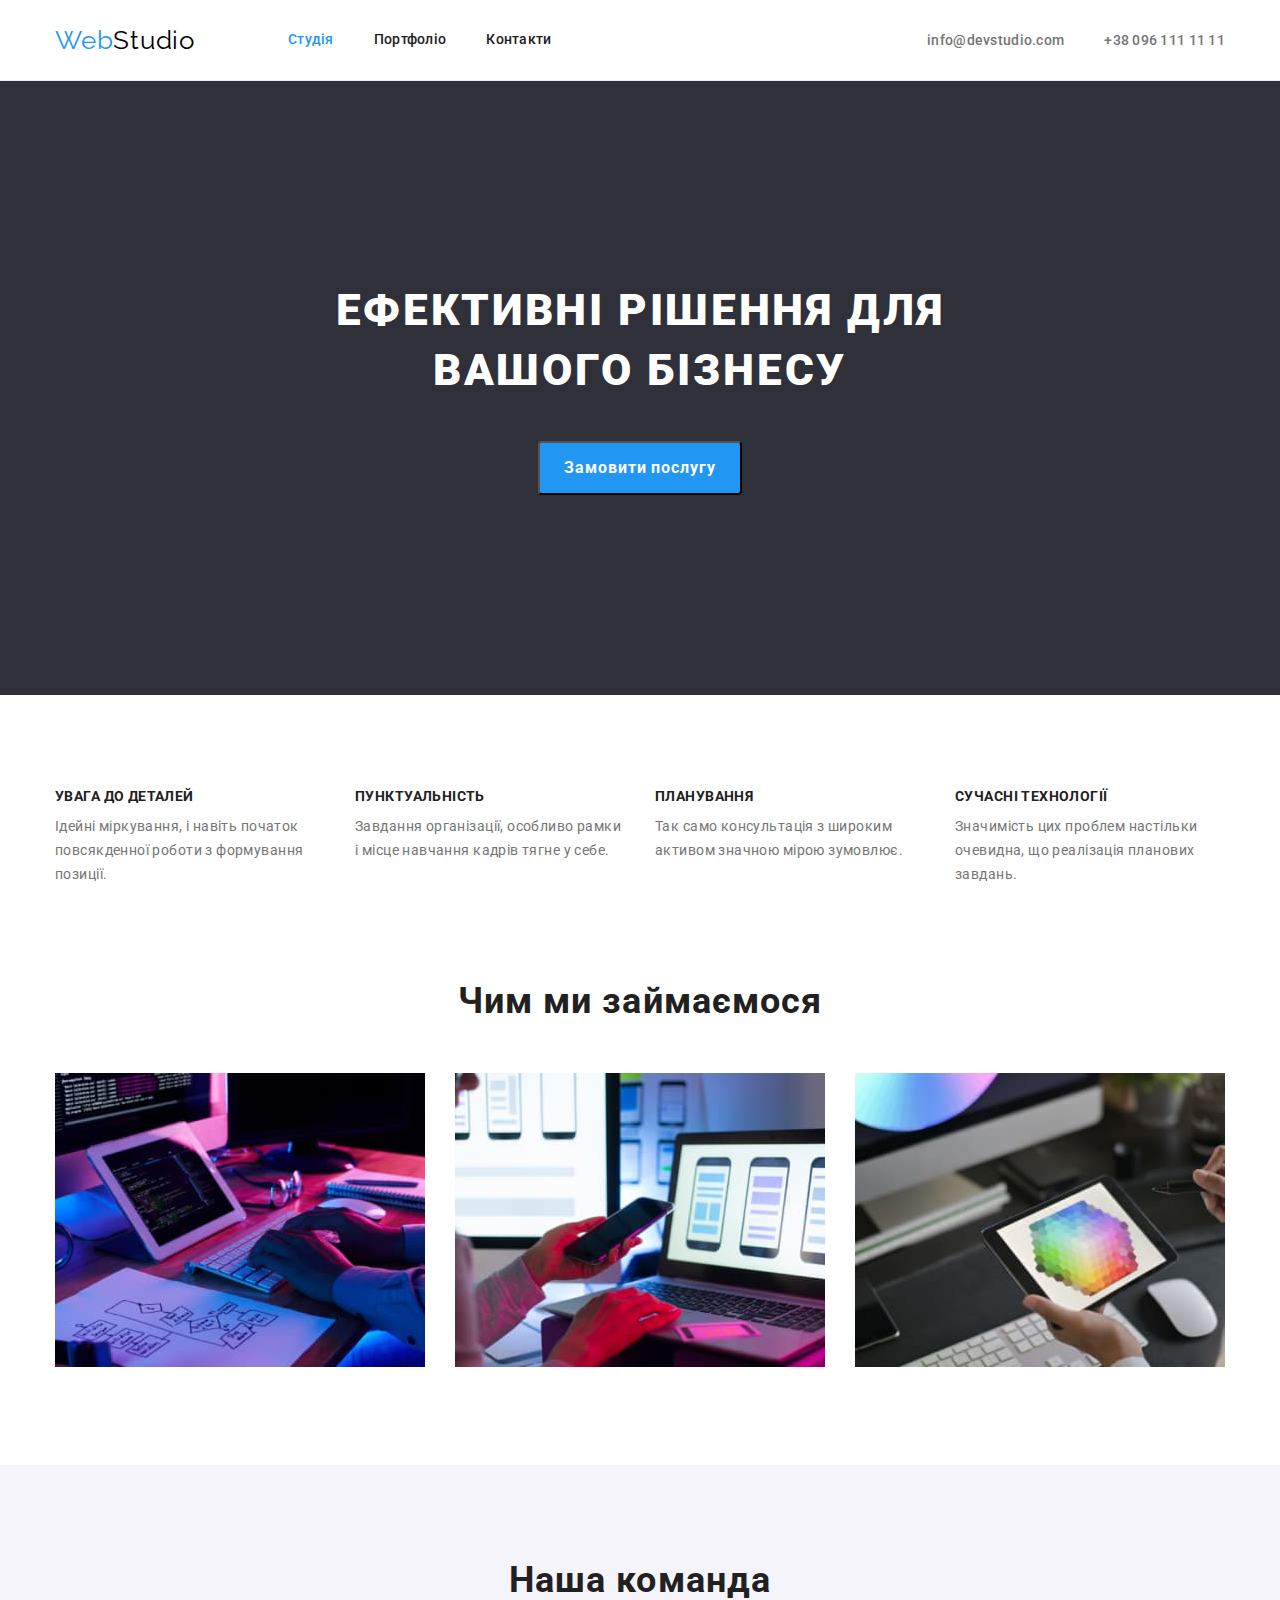
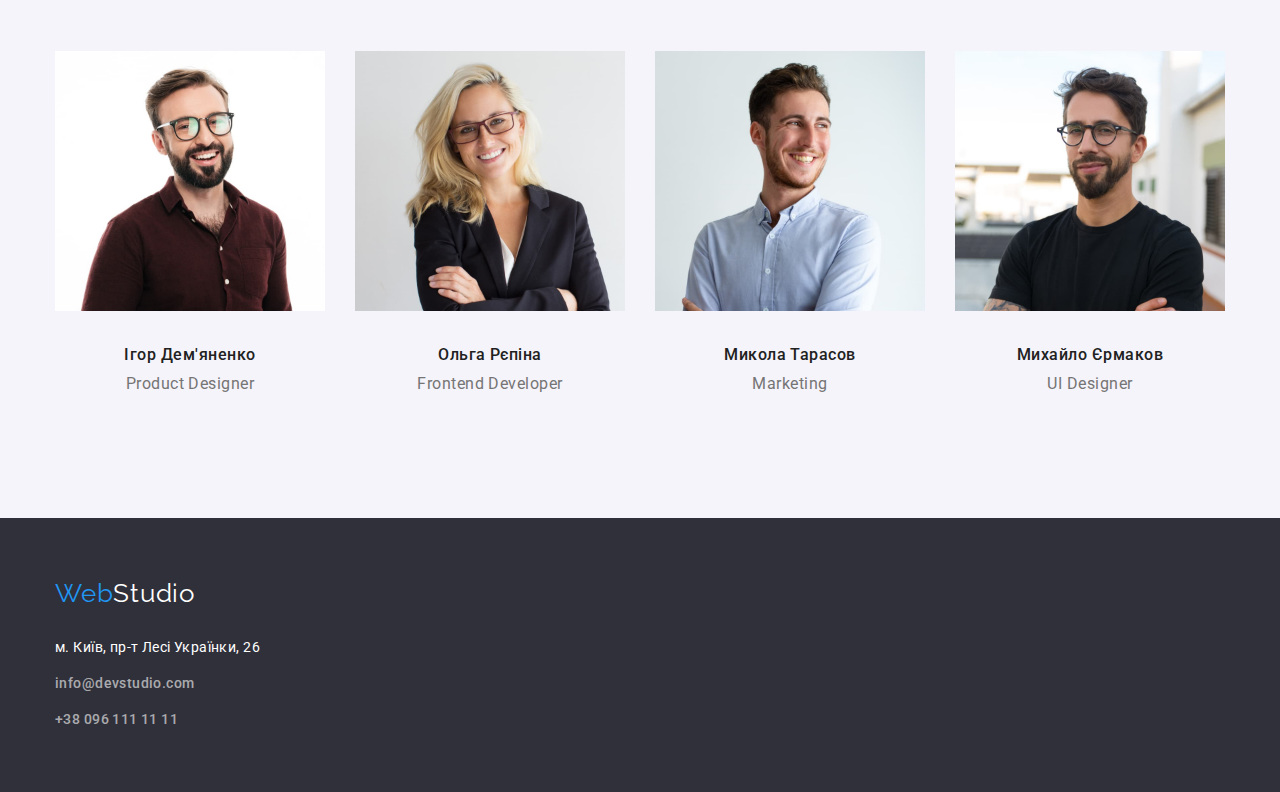
<file: index.html>
<!DOCTYPE html>
<html lang="uk">
<head>
    <meta charset="UTF-8">
    <meta http-equiv="X-UA-Compatible" content="IE=edge">
    <meta name="viewport" content="width=device-width, initial-scale=1.0">
    <title>Document</title>
    <link rel="preconnect" href="https://fonts.googleapis.com">
    <link rel="preconnect" href="https://fonts.gstatic.com" crossorigin>
    <link rel="preconnect" href="https://fonts.googleapis.com">
    <link rel="preconnect" href="https://fonts.gstatic.com" crossorigin>
    <link href="https://fonts.googleapis.com/css2?family=Raleway:wght@700&family=Roboto:wght@400;500;700;900&display=swap"
        rel="stylesheet">
        <link rel="stylesheet" 
        href="https://cdnjs.cloudflare.com/ajax/libs/modern-normalize/1.1.0/modern-normalize.min.css">
    <link rel="stylesheet" href="./css/styles.css" />
</head>
    <body>

    <!--header-->
    <header class="header">
        <div class=" container nav-container">
            <nav class="nav">
                    <a class="nav-logo" href="index.html">
                        <span class="accent">Web</span><span class="nav-logo-black">Studio</span>
                    </a>
                    <ul class="nav-list list-style">
                        <li class="item"><a class="nav-list-link nav-list-active" href="./index.html">Студія</a></li>
                        <li class="item"><a class="nav-list-link" href="./portfolio.html">Портфоліо</a></li>
                        <li class="item"><a class="nav-list-link" href="">Контакти</a></li>
                    </ul>
            </nav>


            
            <ul class="list-style header-list">
            <li class="item">
                <a class="nav-adress" href="mailto:info@devstudio.com">info@devstudio.com</a>
            </li>
            <li class="item">
                <a class="nav-adress" href="tel:+380961111111">+38 096 111 11 11</a>
            </li>
            </ul>
        </div>
    </header>

    <!--main-->
    <main>

        <!--section 1-->
            <section class="section-hero">
                <div class="container">
                    <h1 class="hero">Ефективні рішення для вашого бізнесу</h1>
                    <button class="button" type="button">
                    Замовити послугу
                    </button>
                </div>
            </section>
        <!--section 2-->
        <section class="section-features">
            <div class="container container-null">
                <h2></h2>
                <ul class="list-style feature-list">
                    <li class="feature-list-item">
                        <h3 class="title title-head">УВАГА ДО ДЕТАЛЕЙ</h3>
                        <p class="title-paragraph">Ідейні міркування, і навіть початок повсякденної роботи з формування позиції.</p>
                    </li>
                    <li class="feature-list-item">
                        <h3 class="title title-head">ПУНКТУАЛЬНІСТЬ</h3>
                        <p class="title-paragraph">Завдання організації, особливо рамки і місце навчання кадрів тягне у себе.</p>
                    </li>
                    <li class="feature-list-item">
                        <h3 class="title title-head">ПЛАНУВАННЯ</h3>
                        <p class="title-paragraph">Так само консультація з широким активом значною мірою зумовлює.</p>
                    </li>
                    <li class="feature-list-item">
                        <h3 class="title title-head">СУЧАСНІ ТЕХНОЛОГІЇ</h3>
                        <p class="title-paragraph">Значимість цих проблем настільки очевидна, що реалізація планових завдань.</p>
                    </li>
                </ul>
            </div>
        </section>

        <!--setion3-->
        <section class="what-we-do-section">
            <div class="container">
                <h2 class="title title-info">Чим ми займаємося</h2>
                <ul class="list-style what-we-do-container">
                    <li class="what-we-do-item">
                        <img src="./images/what-we-do1.jpg" alt="людина друкує на ноутбуці" width="370">
                    </li>
                    <li class="what-we-do-item">
                        <img src="./images/what-we-do2.jpg" alt="людиина дивиться у телефон" width="370">
                    </li>
                    <li class="what-we-do-item">
                        <img src="./images/what-we-do3.jpg" alt="людина вибирає градієнт" width="370">
                    </li>
                </ul>
            </div>
        </section>

        <!--section 4-->
        <section class="list about-us-container">
            <div class="container ">
                <h2 class="title title-info">Наша команда</h2>
                <ul class="list-style about-us">
                    <li class="about-us-item">
                        <img class="photo-worker" src="./images/product-designer.jpg" alt="продакт-дизайнер" width="270">
                        <div class="title-info-item">
                        <p class="title title-names">Ігор Дем'яненко</p>
                        <p class="title-position">Product Designer</p>
                        </div>
                    </li>
                    <li class="about-us-item">
                        <img class="photo-worker" src="./images/frontend-developer.jpg" alt="фронтенд розробник" width="270">
                        <div class="title-info-item">
                        <p class="title title-names">Ольга Рєпіна</p>
                        <p class="title-position">Frontend Developer</p>
                        </div>
                    </li>
                    <li class="about-us-item">
                        <img class="photo-worker" src="./images/marketing.jpg" alt="маркетолог" width="270">
                        <div class="title-info-item">
                        <p class="title title-names">Микола Тарасов</p>
                        <p class="title-position">Marketing</p>
                        </div>
                    </li>
                    <li class="about-us-item">
                        <img class="photo-worker" src="./images/ui-designer.jpg" alt="ЮІ-дизайнер" width="270">
                        <div class="title-info-item">
                        <p class="title title-names">Михайло Єрмаков</p>
                        <p class="title-position">UI Designer</p>
                        </div>
                    </li>
                </ul>
            </div>
        </section>
    </main>         

    <!--Footer-->
    <footer class="footer">
        <div class="footer-container">
            <a class="nav-logo footer-logo" href="">
                <span class="accent">Web</span><span class="logo-white">Studio</span>
            </a>
            <address>                    
                <p class="adress">м. Київ, пр-т Лесі Українки, 26</p>
                <a class="nav-adress footer-text-color" href="mailto:info@devstudio.com">info@devstudio.com</a>
                <a class="nav-adress footer-text-color" href="tel:+380961111111">+38 096 111 11 11</a>
            </address>
        </div>
    </footer>
    </body>
</html>
</file>
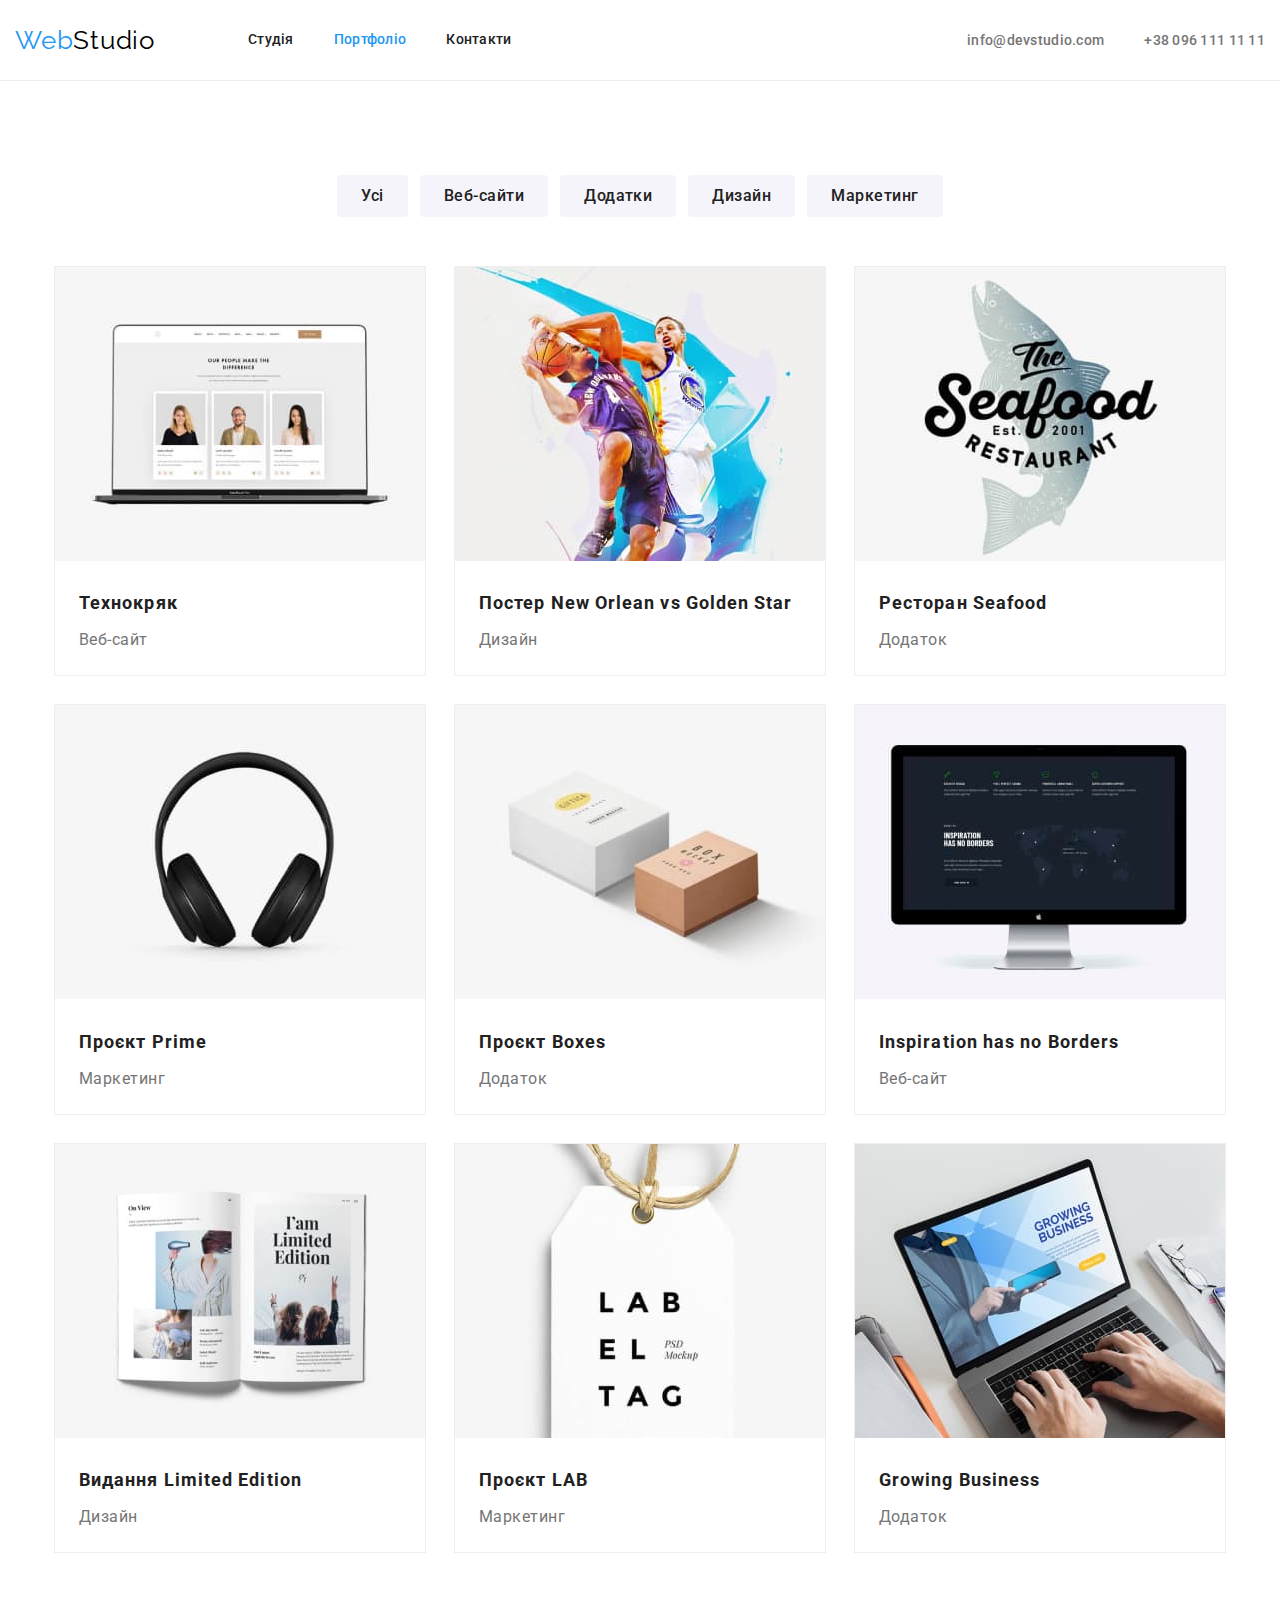
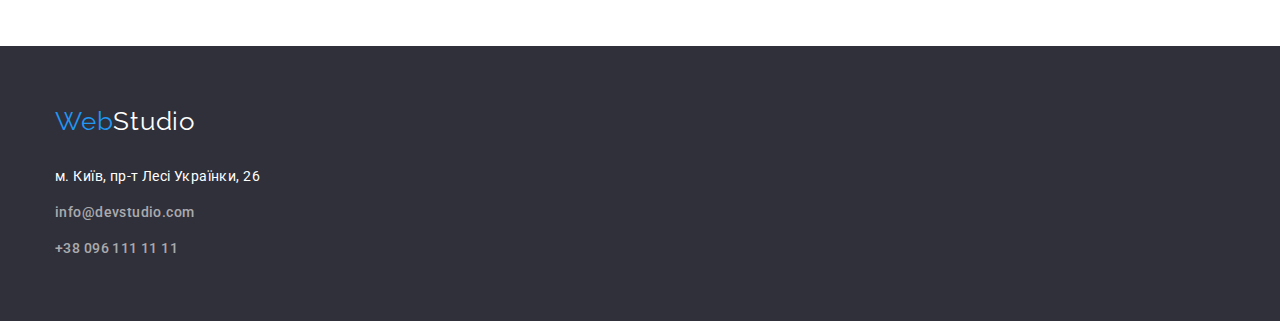
<file: portfolio.html>
<!DOCTYPE html>
<html lang="uk">

<head>
    <meta charset="UTF-8">
    <meta http-equiv="X-UA-Compatible" content="IE=edge">
    <meta name="viewport" content="width=device-width, initial-scale=1.0">
    <title>Document</title>
    <link rel="preconnect" href="https://fonts.googleapis.com">
    <link rel="preconnect" href="https://fonts.gstatic.com" crossorigin>
    <link rel="preconnect" href="https://fonts.googleapis.com">
    <link rel="preconnect" href="https://fonts.gstatic.com" crossorigin>
    <link
        href="https://fonts.googleapis.com/css2?family=Raleway:wght@700&family=Roboto:wght@400;500;700;900&display=swap"
        rel="stylesheet">
    <link rel="stylesheet"
        href="https://cdnjs.cloudflare.com/ajax/libs/modern-normalize/1.1.0/modern-normalize.min.css">
    <link rel="stylesheet" href="./css/styles.css" />
</head>

<body>

    <!--header-->
    <header class="header">
        <div class="nav-container">
            <nav class="nav">
                <a class="nav-logo" href="index.html">
                    <span class="accent">Web</span><span class="nav-logo-black">Studio</span>
                </a>
                <ul class="nav-list list-style">
                    <li class="item"><a class="nav-list-link" href="./index.html">Студія</a></li>
                    <li class="item"><a class="nav-list-link nav-list-active" href="./portfolio.html">Портфоліо</a></li>
                    <li class="item"><a class="nav-list-link" href="">Контакти</a></li>
                </ul>
            </nav>
            <ul class="list-style header-list">
                <li class="item">
                    <a class="nav-adress" href="mailto:info@devstudio.com">info@devstudio.com</a>
                </li>
                <li class="item">
                    <a class="nav-adress" href="tel:+380961111111">+38 096 111 11 11</a>
                </li>
            </ul>
        </div>
    </header>

    <main>
        <section class="portfolio-section">
        <h1></h1>
        <ul class="list-style list-style-portfolio">
            <li class="portfolio-button">
                <button type="button" class="button-filter">Усі</button>
            </li>
            <li class="portfolio-button">
                <button type="button" class="button-filter">Веб-сайти</button>
            </li>
            <li class="portfolio-button">
                <button type="button" class="button-filter">Додатки</button>
            </li>
            <li class="portfolio-button">
                <button type="button" class="button-filter">Дизайн</button>
            </li>
            <li class="portfolio-button">
                <button type="button" class="button-filter">Маркетинг</button>
            </li>
        </ul>
        
        <ul class="list-style list-examples">
            <div class="container example-list">
            <li class="example-element">
                <img class="portfolio-image" src="./images/techno-crack.jpg" alt="Люди на моніторі ноутбука" width="370">
                <div class="portfolio-description">
                    <h2 class="title title-example">Технокряк</h2>
                    <p class="title-portfolio">Веб-сайт </p>
                </div>
            </li>
            <li class="example-element">
                <img class="portfolio-image" src="./images/poster.jpg" alt="Двоє людей грають у баскетбол" width="370">
                <div class="portfolio-description">
                <h2 class="title title-example">Постер New Orlean vs Golden Star</h2>
                <p class="title-portfolio">Дизайн</p>
                </div>
            </li>
            <li class="example-element">
                <img class="portfolio-image" src="./images/seafood.jpg" alt="Малюнок риби з підписом" width="370">
                <div class="portfolio-description">
                <h2 class="title title-example">Ресторан Seafood</h2>
                <p class="title-portfolio">Додаток</p>
                </div>
            </li>
            <li class="example-element">
                <img class="portfolio-image" src="./images/prime.jpg" alt="Навушники" width="370">
                <div class="portfolio-description">
                <h2 class="title title-example">Проєкт Prime</h2>
                <p class="title-portfolio">Маркетинг</p>
                </div>
            </li>
            <li class="example-element">
                <img class="portfolio-image" src="./images/boxes.jpg" alt="Дві коробки" width="370">
                <div class="portfolio-description">
                <h2 class="title title-example">Проєкт Boxes</h2>
                <p class="title-portfolio">Додаток</p>
                </div>
            </li>
            <li class="example-element">
                <img class="portfolio-image" src="./images/borders.jpg" alt="Монітор" width="370">
                <div class="portfolio-description">
                <h2 class="title title-example">Inspiration has no Borders</h2>
                <p class="title-portfolio">Веб-сайт</p>
                </div>
            </li>
            <li class="example-element">
                <img class="portfolio-image" src="./images/limited-edition.jpg" alt="Журнал" width="370">
                <div class="portfolio-description">
                <h2 class="title title-example">Видання Limited Edition</h2>
                <p class="title-portfolio">Дизайн</p>
                </div>
            </li>
            <li class="example-element">
                <img class="portfolio-image" src="./images/lab.jpg" alt="Лейба" width="370">
                <div class="portfolio-description">
                <h2 class="title title-example">Проєкт LAB</h2>
                <p class="title-portfolio">Маркетинг</p>
                </div>
            </li>
            <li class="example-element">
                <img class="portfolio-image" src="./images/growing-business.jpg" alt="Людина друкує текст на ноутбуці" width="370">
                <div class="portfolio-description">
                <h2 class="title title-example">Growing Business</h2>
                <p class="title-portfolio">Додаток</p>
                </div>
            </li>
            </div>
        </ul>
        
        </section>
    </main>

    <!--Footer-->
    <footer class="footer">
        <div class="footer-container">
            <a class="nav-logo footer-logo" href="">
                <span class="accent">Web</span><span class="logo-white">Studio</span>
            </a>
            <address>
                <p class="adress">м. Київ, пр-т Лесі Українки, 26</p>
                <a class="nav-adress footer-text-color" href="mailto:info@devstudio.com">info@devstudio.com</a>
                <a class="nav-adress footer-text-color" href="tel:+380961111111">+38 096 111 11 11</a>
            </address>
        </div>
    </footer>
    </body>
    
    </html>
</file>
<file: css/styles.css>
:root{
    --primary-text-color: #757575;
    --title-text-color: #212121;
    --white-text-color: #ffffff;
    --footer-text-color: rgba(255, 255, 255, 0.6);
    --accent-text-color: #2196F3;
    --secondary-background-color: #F5F4FA;
}

body{
    color: var(--primary-text-color);

    font-family: Roboto, sans-serif;
}


/* nav */
.nav-container{
    justify-content: space-between;
    align-items: center;
    display: flex;
}
.list-style {
    list-style-type: none;
    margin: 0px;
    padding: 0px;
} 

.header{

    padding-left: 15px;
    padding-right: 15px;
    margin-left: auto;
    margin-right: auto;
    border-bottom: 1px solid #ECECEC;
}
.accent{
    color: var(--accent-text-color);

    font-family: Raleway, sans-serif;
    font-size: 26px;
    line-height: 1.19;
    letter-spacing: 0.03em;
}
.nav{
    display: flex;
}
.nav-logo{
    margin-right: 93px;
    display: flex;
    align-items: center;
    text-decoration: none;
}
.nav-logo-black{
    color: #000000;

    font-family: Raleway, sans-serif;
    font-size: 26px;
    line-height: 1.19;
    letter-spacing: 0.03em;
}
.nav-list{
    display: flex;
    color: var(--title-text-color);

    font-family: Roboto, sans-serif;
    font-weight: 500;
    font-size: 14px;
    line-height: 1.14;
    letter-spacing: 0.02em;
}
.nav-list-link:hover,
.nav-list-link:focus{
    color: var(--accent-text-color);
}
.nav-list-link {
    display: block;
    padding-top: 32px;
    padding-bottom: 32px;

    text-decoration: none;
    color: inherit;
}
.nav-list > .item + .item{
    margin-left: 50px;
}
.list-style .item + .item{
    margin-left: 40px;
}


.nav-list-active{
    color: var(--accent-text-color);
}

.nav-adress{
    color: var(--primary-text-color);

    font-weight: 500;
    font-size: 14px;
    line-height: 1.14;
    letter-spacing: 0.02em;
    text-decoration: none;
}
.nav-adress:hover, .nav-adress:focus{
    color: var(--accent-text-color);
}

.header-list{
    display: flex;
}
/* section 1, 2, 3 */
.feature-list{
    display: flex;
    flex-wrap: wrap;
}
.feature-list-item{
    width: 270px;
    text-align: start;
}
.feature-list-item + .feature-list-item{
    margin-left: 30px;

}

.list {
    padding-bottom: 94px;
    background-color: var(--secondary-background-color);
}
p,
h1,
h2,
h3,
h4{
    margin: 0 auto;
}

.section-features{
    padding-top: 94px;
    padding-bottom: 94px;
}

.container{
    width: 1200px;
    padding-left: 15px;
    padding-right: 15px;
    margin: 0 auto;
    text-align: center;

}
.container-null{
    padding-bottom: 0;
}
.about-us-container{
    padding-top: 94px;
}
.section-hero{
    padding-top: 200px;
    padding-bottom: 200px;
        background-color: #2F303A;
}
.hero{
    color: var(--white-text-color);
        width: 696px;
        margin: 0 auto;
        font-weight: 900;
        font-size: 44px;
        line-height: 1.36;
        letter-spacing: 0.06em;
        text-transform: uppercase;
        margin-bottom: 40px;
}
.button{
    color: var(--white-text-color);
    background-color: var(--accent-text-color);
    margin: 0 auto;
    border-radius: 4px;
    padding: 10px 24px;
    min-width: 200px;

    font-family: Roboto, sans-serif;
    font-weight: 700;
    font-size: 16px;
    line-height: 1.88;
    display: flex;
    align-items: center;
    text-align: center;
    letter-spacing: 0.06em;
    cursor: pointer;
}
.title{
    color: var(--title-text-color);
}
.title-head {
    margin-top: 0;
    margin-bottom: 10px;
    font-size: 14px;
    line-height: 1.14;
    letter-spacing: 0.03em;
    text-transform: uppercase;
}
.title-paragraph {
    font-size: 14px;
    line-height: 1.71;
    letter-spacing: 0.03em;
}
.title-info {
    padding-top: 0;
    font-size: 36px;
    line-height: 1.17;
    text-align: center;
    letter-spacing: 0.03em;
    margin-bottom: 50px;
}
.title-names {
    margin-bottom: 10px;
    font-weight: 500;
    font-size: 16px;
    line-height: 1.19;
    text-align: center;
    letter-spacing: 0.03em;
}

.title-position {
    font-size: 16px;
    line-height: 1.19;
    text-align: center;
    letter-spacing: 0.03em;
}
.photo-worker{
}
.what-we-do-container{
    display: flex;
}
.what-we-do-item + .what-we-do-item{
    margin-left: 30px;
}
.what-we-do-section{
    padding-bottom: 94px;
}
.about-us{
    display: flex;
}
.about-us-item + .about-us-item{
    margin-left: 30px;
}
.title-info-item{
    padding-top: 30px;
    padding-bottom: 30px;
}

/* footer */
.footer{
    padding-top: 60px;
    padding-bottom: 60px;
    background-color: #2F303A;
}
.footer-logo{
    display: inline-block;
    margin-bottom: 28px;
}
.adress{
    margin-bottom: 12px;
    color: var(--white-text-color);
    font-style: normal;

    font-size: 14px;
    line-height: 1.71;    
    letter-spacing: 0.03em;
}
.footer-text-color{
    display: block;
    color: var(--footer-text-color);

    margin-bottom: 12px;
    font-size: 14px;
    font-style: normal;
    line-height: 1.71;    
    letter-spacing: 0.03em;
    text-decoration: none;
}
.footer-text-color + .footer-text-color{
    margin-bottom: 0;
}
.logo-white{
    color: var(--white-text-color);
    font-family: Raleway, sans-serif;
    font-size: 26px;
    line-height: 1.19;
    letter-spacing: 0.03em;
}
.footer-container {
    padding-left: 15px;
    padding-right: 15px;
    width: 1200px;
    margin-left: auto;
    margin-right: auto;
}

/* potfolio */
.portfolio-section{
    padding-top: 94px;
    padding-bottom: 94px;
}

.button-filter{
    border-radius: 4px;
    padding: 6px 22px;
    color: var(--title-text-color);
    background-color: var(--secondary-background-color);
    border-color: transparent;

    font-family: Roboto, sans-serif;
    font-weight: 500;
    font-size: 16px;
    line-height: 1.62;   
    text-align: center;
    letter-spacing: 0.03em;
    cursor: pointer;
}
.button-filter:hover, .button-filter:focus{
    color: var(--white-text-color);
    background-color: var(--accent-text-color);
}
.title-example{
    margin-bottom: 4px;
    font-size: 18px;
    line-height: 2;
    letter-spacing: 0.06em;
}
.title-portfolio{
    font-size: 16px;
    line-height: 1.88;
    letter-spacing: 0.03em;
}
.portfolio-header{
    margin-bottom: 94px;
}
.list-style-portfolio{
    margin-bottom: 50px;
    text-align: center;
}
.title-example{
    margin-bottom: 4px;
}
.portfolio-button{
    display: inline-block;
}
.portfolio-button + .portfolio-button{
    margin-left: 8px;
}
.example-list{
    display: flex;
    flex-wrap: wrap;
    padding-top: 0;
    width: 1200px;
    padding-left: 15px;
    padding-right: 15px;
    margin-left: auto;
    margin-right: auto;
}
.example-element{
    margin-right: 30px;
    margin-bottom: 30px;
    outline: 1px solid #EEEEEE;
}
.example-element:nth-child(3n){
    margin-right: 0;
}
.example-element:nth-last-child(-n + 3){
    margin-bottom: 0;
}
.list-examples{
    padding-top: ;
}
.portfolio-description{
    text-align: start;
    padding-top: 20px;
    padding-bottom: 20px;
    padding-left: 24px;
    padding-right: 24px;
}
</file>
